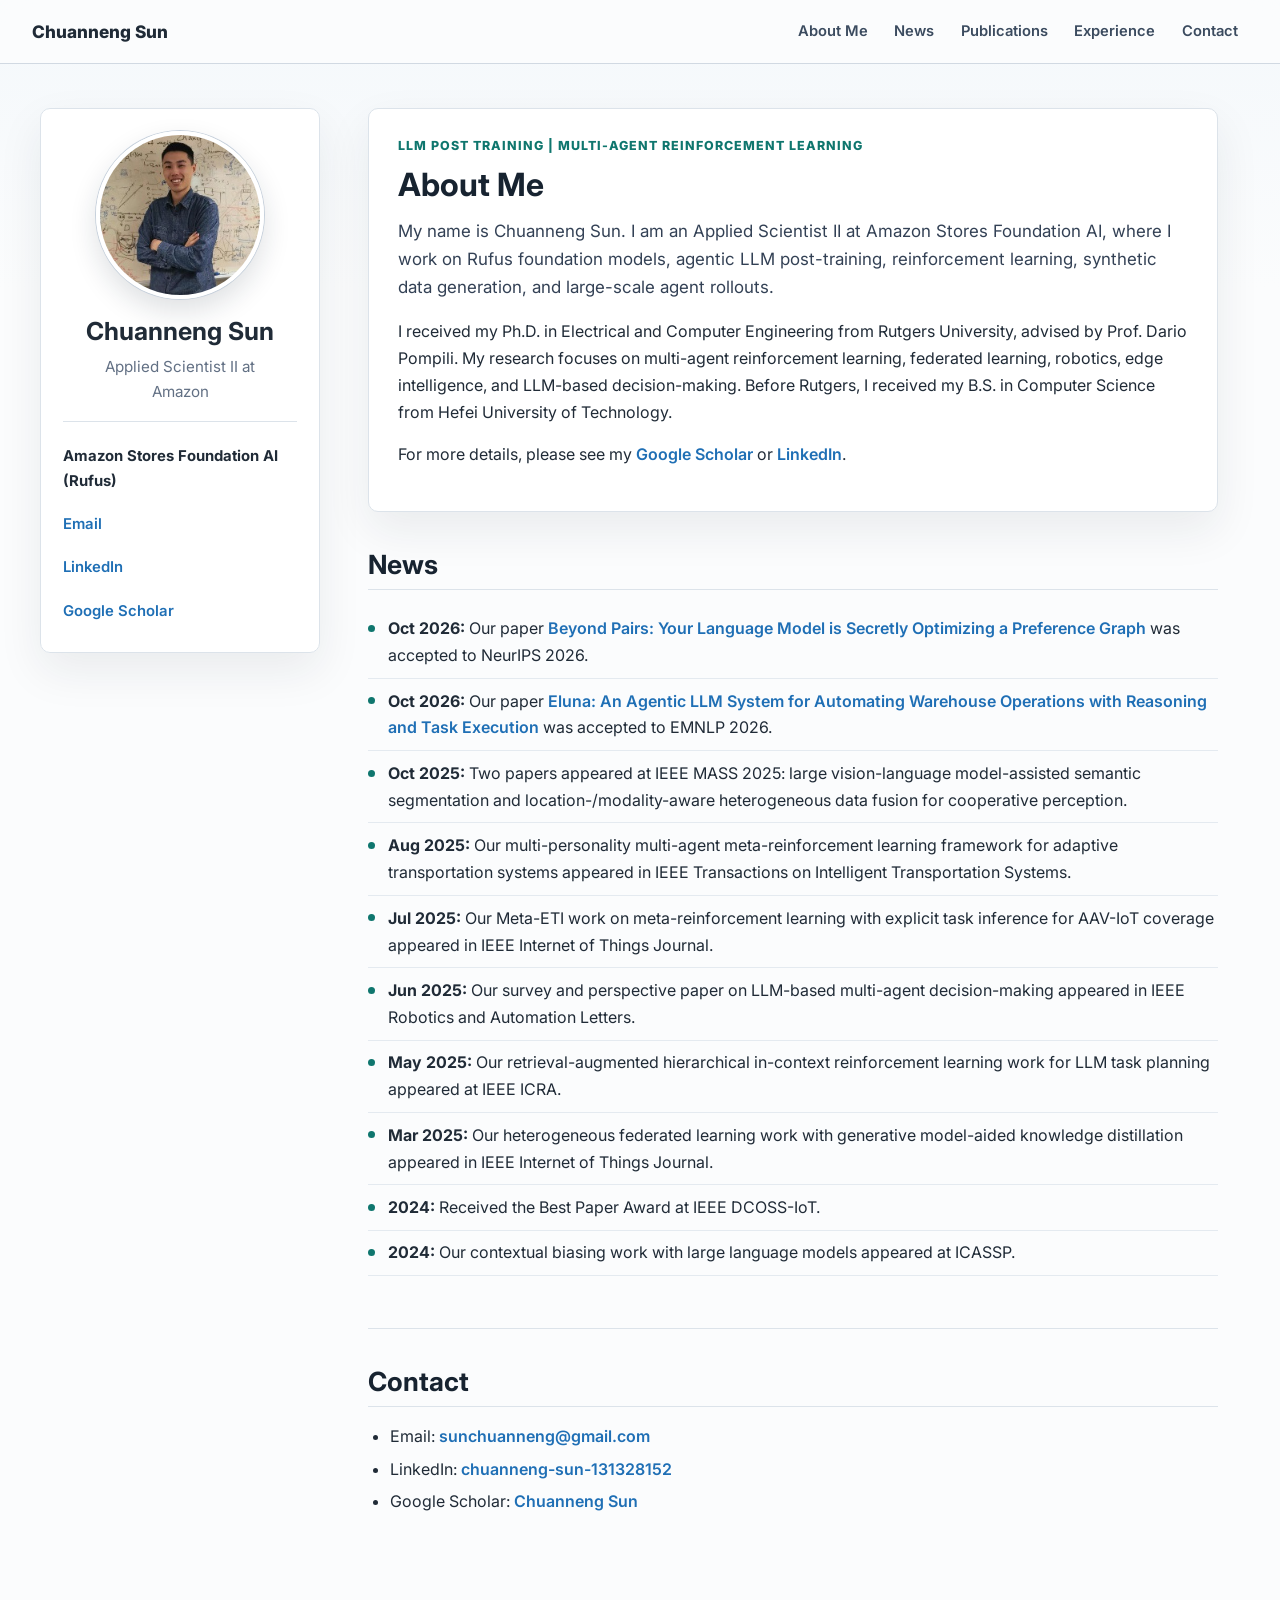
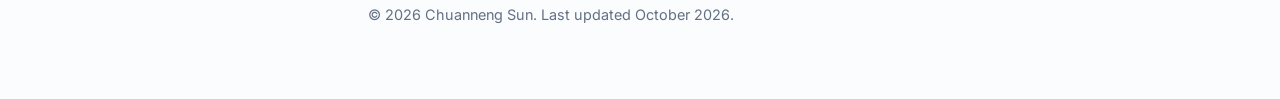
<file: index.html>
<!doctype html>
<html lang="en">
  <head>
    <meta charset="utf-8">
    <meta name="viewport" content="width=device-width, initial-scale=1">
    <meta name="description" content="Chuanneng Sun, Applied Scientist at Amazon working on agentic LLMs, reinforcement learning, federated learning, and robotics.">
    <title>Chuanneng Sun</title>
    <link rel="preconnect" href="https://fonts.googleapis.com">
    <link rel="preconnect" href="https://fonts.gstatic.com" crossorigin>
    <link href="https://fonts.googleapis.com/css2?family=Inter:wght@400;500;600;700;800&display=swap" rel="stylesheet">
    <link rel="stylesheet" href="styles.css">
  </head>
  <body>
    <header class="topbar">
      <a class="site-title" href="#about">Chuanneng Sun</a>
      <nav aria-label="Primary navigation">
        <a href="index.html#about">About Me</a>
        <a href="index.html#news">News</a>
        <a href="publications.html">Publications</a>
        <a href="experience.html">Experience</a>
        <a href="index.html#contact">Contact</a>
      </nav>
    </header>

    <div class="page">
      <aside class="sidebar" aria-label="Profile">
        <img class="avatar" src="assets/chuanneng.jpeg" alt="Chuanneng Sun">
        <h1>Chuanneng Sun</h1>
        <p class="role">Applied Scientist II at Amazon</p>
        <ul class="profile-list">
          <li>Amazon Stores Foundation AI (Rufus)</li>
          <li><a href="mailto:sunchuanneng@gmail.com">Email</a></li>
          <li><a href="https://www.linkedin.com/in/chuanneng-sun-131328152/" target="_blank" rel="noreferrer">LinkedIn</a></li>
          <li><a href="https://scholar.google.com/citations?user=oYbSOikAAAAJ&hl=en&oi=ao" target="_blank" rel="noreferrer">Google Scholar</a></li>
        </ul>
      </aside>

      <main class="content">
        <section class="intro-card" id="about">
          <p class="kicker">LLM Post Training | Multi-Agent Reinforcement Learning</p>
          <h2>About Me</h2>
          <p class="lead">
            My name is Chuanneng Sun. I am an Applied Scientist II at Amazon Stores Foundation AI,
            where I work on Rufus foundation models, agentic LLM post-training, reinforcement learning,
            synthetic data generation, and large-scale agent rollouts.
          </p>
          <p>
            I received my Ph.D. in Electrical and Computer Engineering from Rutgers University,
            advised by Prof. Dario Pompili. My research focuses on multi-agent reinforcement learning,
            federated learning, robotics, edge intelligence, and LLM-based decision-making. Before Rutgers,
            I received my B.S. in Computer Science from Hefei University of Technology.
          </p>
          <p>
            For more details, please see my
            <a href="https://scholar.google.com/citations?user=oYbSOikAAAAJ&hl=en&oi=ao" target="_blank" rel="noreferrer">Google Scholar</a>
            or <a href="https://www.linkedin.com/in/chuanneng-sun-131328152/" target="_blank" rel="noreferrer">LinkedIn</a>.
          </p>
        </section>

        <section id="news">
          <h2>News</h2>
          <ul class="news-list">
            <li><strong>Oct 2026:</strong> Our paper <a href="https://arxiv.org/abs/2605.08037" target="_blank" rel="noreferrer">Beyond Pairs: Your Language Model is Secretly Optimizing a Preference Graph</a> was accepted to NeurIPS 2026.</li>
            <li><strong>Oct 2026:</strong> Our paper <a href="https://arxiv.org/abs/2607.08960" target="_blank" rel="noreferrer">Eluna: An Agentic LLM System for Automating Warehouse Operations with Reasoning and Task Execution</a> was accepted to EMNLP 2026.</li>
            <li><strong>Oct 2025:</strong> Two papers appeared at IEEE MASS 2025: large vision-language model-assisted semantic segmentation and location-/modality-aware heterogeneous data fusion for cooperative perception.</li>
            <li><strong>Aug 2025:</strong> Our multi-personality multi-agent meta-reinforcement learning framework for adaptive transportation systems appeared in IEEE Transactions on Intelligent Transportation Systems.</li>
            <li><strong>Jul 2025:</strong> Our Meta-ETI work on meta-reinforcement learning with explicit task inference for AAV-IoT coverage appeared in IEEE Internet of Things Journal.</li>
            <li><strong>Jun 2025:</strong> Our survey and perspective paper on LLM-based multi-agent decision-making appeared in IEEE Robotics and Automation Letters.</li>
            <li><strong>May 2025:</strong> Our retrieval-augmented hierarchical in-context reinforcement learning work for LLM task planning appeared at IEEE ICRA.</li>
            <li><strong>Mar 2025:</strong> Our heterogeneous federated learning work with generative model-aided knowledge distillation appeared in IEEE Internet of Things Journal.</li>
            <li><strong>2024:</strong> Received the Best Paper Award at IEEE DCOSS-IoT.</li>
            <li><strong>2024:</strong> Our contextual biasing work with large language models appeared at ICASSP.</li>
          </ul>
        </section>

        <section id="contact">
          <h2>Contact</h2>
          <ul>
            <li>Email: <a href="mailto:sunchuanneng@gmail.com">sunchuanneng@gmail.com</a></li>
            <li>LinkedIn: <a href="https://www.linkedin.com/in/chuanneng-sun-131328152/" target="_blank" rel="noreferrer">chuanneng-sun-131328152</a></li>
            <li>Google Scholar: <a href="https://scholar.google.com/citations?user=oYbSOikAAAAJ&hl=en&oi=ao" target="_blank" rel="noreferrer">Chuanneng Sun</a></li>
          </ul>
        </section>

        <footer>
          <p>&copy; <span id="year"></span> Chuanneng Sun. Last updated October 2026.</p>
        </footer>
      </main>
    </div>

    <script src="script.js"></script>
  </body>
</html>
</file>
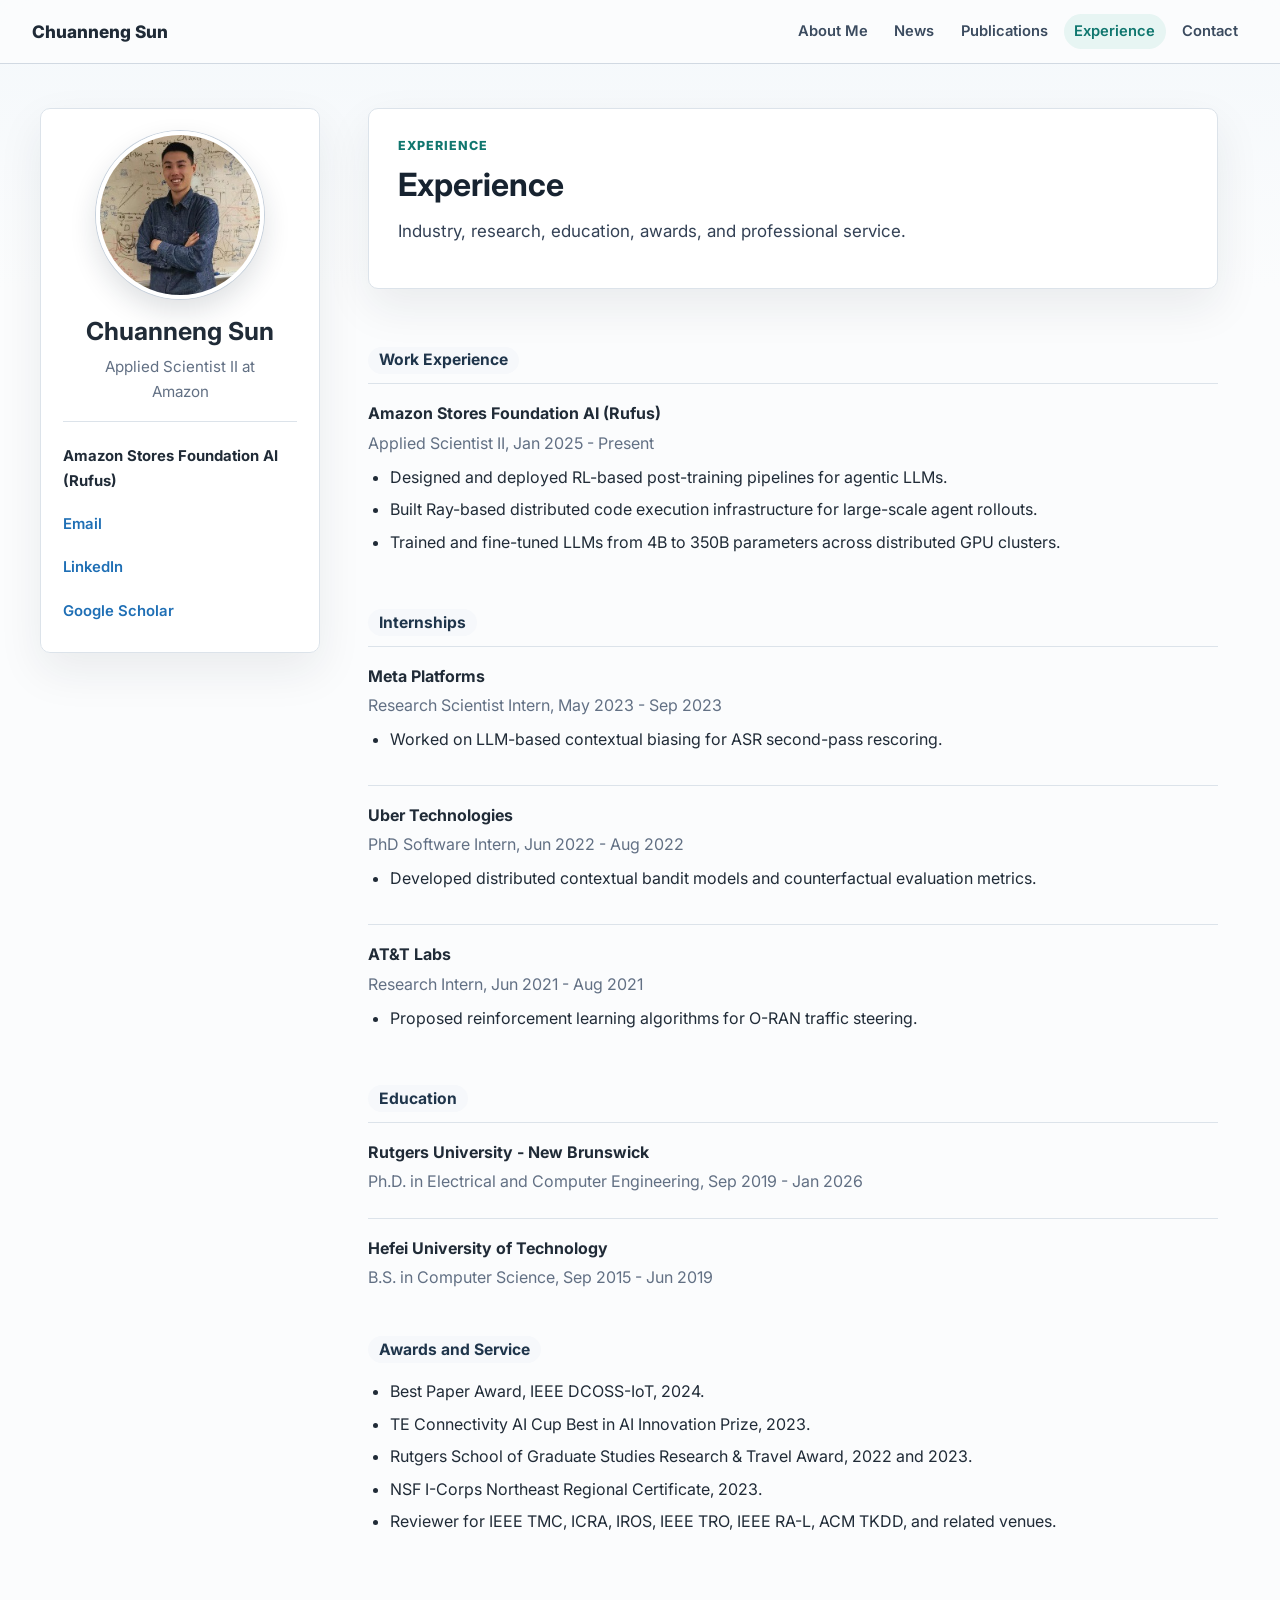
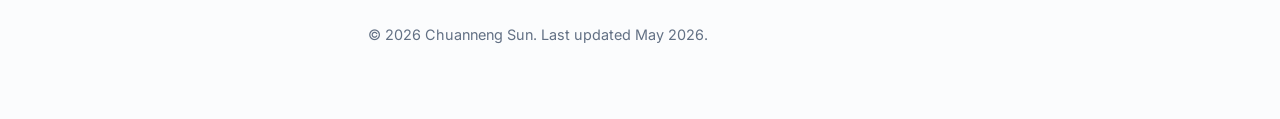
<file: experience.html>
<!doctype html>
<html lang="en">
  <head>
    <meta charset="utf-8">
    <meta name="viewport" content="width=device-width, initial-scale=1">
    <meta name="description" content="Experience and education for Chuanneng Sun.">
    <title>Experience | Chuanneng Sun</title>
    <link rel="preconnect" href="https://fonts.googleapis.com">
    <link rel="preconnect" href="https://fonts.gstatic.com" crossorigin>
    <link href="https://fonts.googleapis.com/css2?family=Inter:wght@400;500;600;700;800&display=swap" rel="stylesheet">
    <link rel="stylesheet" href="styles.css">
  </head>
  <body>
    <header class="topbar">
      <a class="site-title" href="index.html#about">Chuanneng Sun</a>
      <nav aria-label="Primary navigation">
        <a href="index.html#about">About Me</a>
        <a href="index.html#news">News</a>
        <a href="publications.html">Publications</a>
        <a class="active" href="experience.html">Experience</a>
        <a href="index.html#contact">Contact</a>
      </nav>
    </header>

    <div class="page">
      <aside class="sidebar" aria-label="Profile">
        <img class="avatar" src="assets/chuanneng.jpeg" alt="Chuanneng Sun">
        <h1>Chuanneng Sun</h1>
        <p class="role">Applied Scientist II at Amazon</p>
        <ul class="profile-list">
          <li>Amazon Stores Foundation AI (Rufus)</li>
          <li><a href="mailto:sunchuanneng@gmail.com">Email</a></li>
          <li><a href="https://www.linkedin.com/in/chuanneng-sun-131328152/" target="_blank" rel="noreferrer">LinkedIn</a></li>
          <li><a href="https://scholar.google.com/citations?user=oYbSOikAAAAJ&hl=en&oi=ao" target="_blank" rel="noreferrer">Google Scholar</a></li>
        </ul>
      </aside>

      <main class="content">
        <section class="intro-card">
          <p class="kicker">Experience</p>
          <h2>Experience</h2>
          <p class="lead">Industry, research, education, awards, and professional service.</p>
        </section>

        <section>
          <h3 class="subsection-title">Work Experience</h3>
          <div class="entry">
            <div><strong>Amazon Stores Foundation AI (Rufus)</strong></div>
            <p>Applied Scientist II, Jan 2025 - Present</p>
            <ul>
              <li>Designed and deployed RL-based post-training pipelines for agentic LLMs.</li>
              <li>Built Ray-based distributed code execution infrastructure for large-scale agent rollouts.</li>
              <li>Trained and fine-tuned LLMs from 4B to 350B parameters across distributed GPU clusters.</li>
            </ul>
          </div>

          <h3 class="subsection-title">Internships</h3>
          <div class="entry">
            <div><strong>Meta Platforms</strong></div>
            <p>Research Scientist Intern, May 2023 - Sep 2023</p>
            <ul><li>Worked on LLM-based contextual biasing for ASR second-pass rescoring.</li></ul>
          </div>
          <div class="entry">
            <div><strong>Uber Technologies</strong></div>
            <p>PhD Software Intern, Jun 2022 - Aug 2022</p>
            <ul><li>Developed distributed contextual bandit models and counterfactual evaluation metrics.</li></ul>
          </div>
          <div class="entry">
            <div><strong>AT&amp;T Labs</strong></div>
            <p>Research Intern, Jun 2021 - Aug 2021</p>
            <ul><li>Proposed reinforcement learning algorithms for O-RAN traffic steering.</li></ul>
          </div>

          <h3 class="subsection-title">Education</h3>
          <div class="entry">
            <div><strong>Rutgers University - New Brunswick</strong></div>
            <p>Ph.D. in Electrical and Computer Engineering, Sep 2019 - Jan 2026</p>
          </div>
          <div class="entry">
            <div><strong>Hefei University of Technology</strong></div>
            <p>B.S. in Computer Science, Sep 2015 - Jun 2019</p>
          </div>

          <h3 class="subsection-title">Awards and Service</h3>
          <ul>
            <li>Best Paper Award, IEEE DCOSS-IoT, 2024.</li>
            <li>TE Connectivity AI Cup Best in AI Innovation Prize, 2023.</li>
            <li>Rutgers School of Graduate Studies Research &amp; Travel Award, 2022 and 2023.</li>
            <li>NSF I-Corps Northeast Regional Certificate, 2023.</li>
            <li>Reviewer for IEEE TMC, ICRA, IROS, IEEE TRO, IEEE RA-L, ACM TKDD, and related venues.</li>
          </ul>
        </section>

        <footer>
          <p>&copy; <span id="year"></span> Chuanneng Sun. Last updated May 2026.</p>
        </footer>
      </main>
    </div>

    <script src="script.js"></script>
  </body>
</html>
</file>
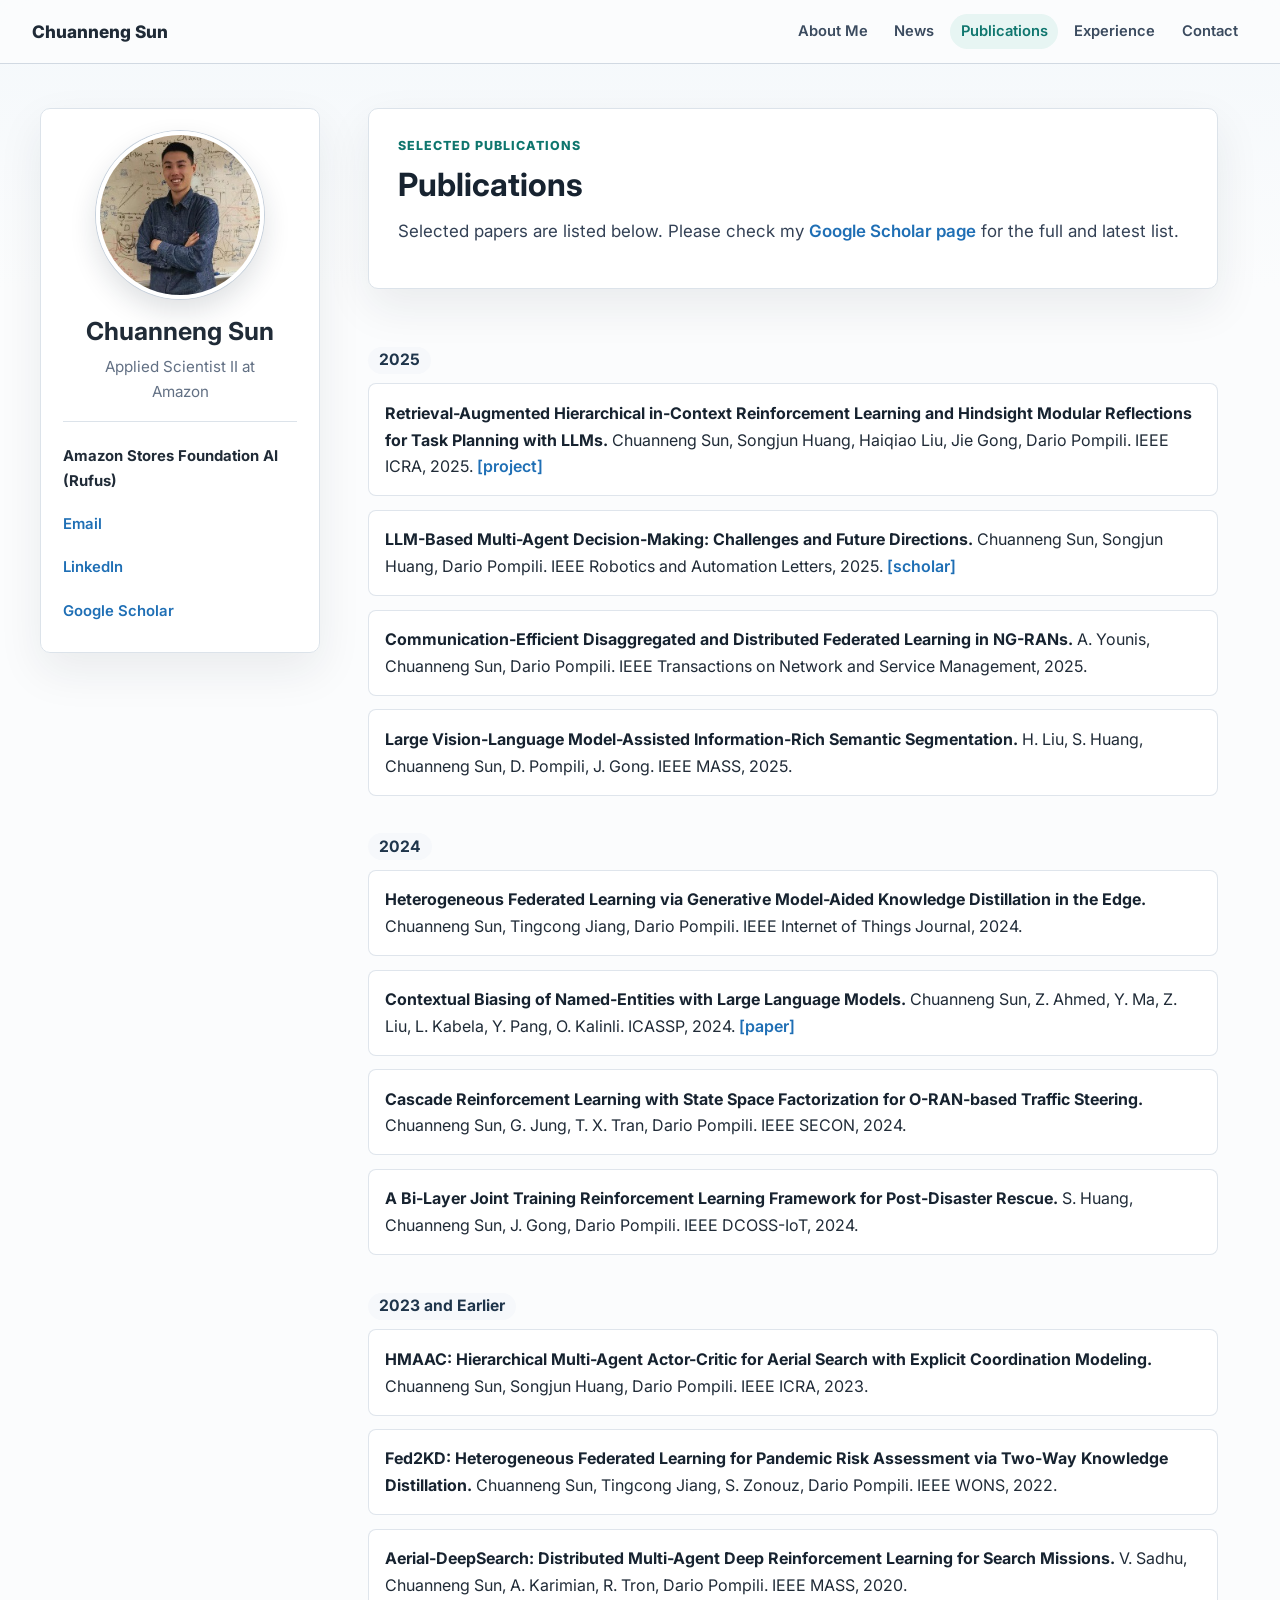
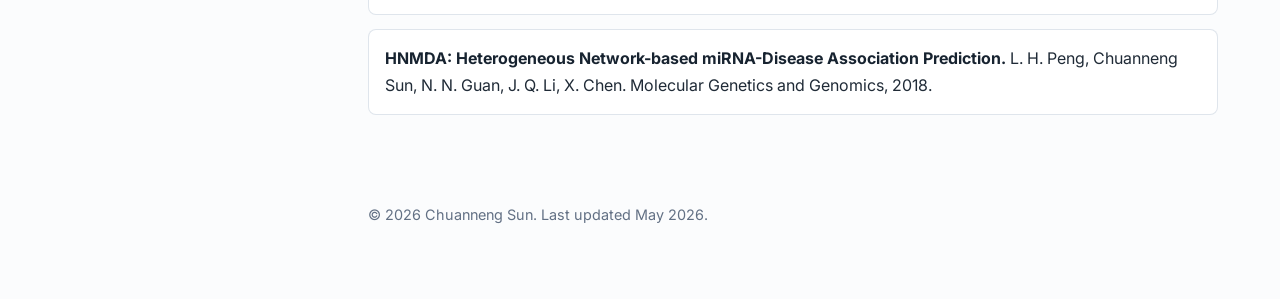
<file: publications.html>
<!doctype html>
<html lang="en">
  <head>
    <meta charset="utf-8">
    <meta name="viewport" content="width=device-width, initial-scale=1">
    <meta name="description" content="Selected publications by Chuanneng Sun.">
    <title>Publications | Chuanneng Sun</title>
    <link rel="preconnect" href="https://fonts.googleapis.com">
    <link rel="preconnect" href="https://fonts.gstatic.com" crossorigin>
    <link href="https://fonts.googleapis.com/css2?family=Inter:wght@400;500;600;700;800&display=swap" rel="stylesheet">
    <link rel="stylesheet" href="styles.css">
  </head>
  <body>
    <header class="topbar">
      <a class="site-title" href="index.html#about">Chuanneng Sun</a>
      <nav aria-label="Primary navigation">
        <a href="index.html#about">About Me</a>
        <a href="index.html#news">News</a>
        <a class="active" href="publications.html">Publications</a>
        <a href="experience.html">Experience</a>
        <a href="index.html#contact">Contact</a>
      </nav>
    </header>

    <div class="page">
      <aside class="sidebar" aria-label="Profile">
        <img class="avatar" src="assets/chuanneng.jpeg" alt="Chuanneng Sun">
        <h1>Chuanneng Sun</h1>
        <p class="role">Applied Scientist II at Amazon</p>
        <ul class="profile-list">
          <li>Amazon Stores Foundation AI (Rufus)</li>
          <li><a href="mailto:sunchuanneng@gmail.com">Email</a></li>
          <li><a href="https://www.linkedin.com/in/chuanneng-sun-131328152/" target="_blank" rel="noreferrer">LinkedIn</a></li>
          <li><a href="https://scholar.google.com/citations?user=oYbSOikAAAAJ&hl=en&oi=ao" target="_blank" rel="noreferrer">Google Scholar</a></li>
        </ul>
      </aside>

      <main class="content">
        <section class="intro-card">
          <p class="kicker">Selected Publications</p>
          <h2>Publications</h2>
          <p class="lead">Selected papers are listed below. Please check my <a href="https://scholar.google.com/citations?user=oYbSOikAAAAJ&hl=en&oi=ao" target="_blank" rel="noreferrer">Google Scholar page</a> for the full and latest list.</p>
        </section>

        <section>
          <h3 class="year-heading">2025</h3>
          <ol reversed class="pub-list">
            <li><strong>Retrieval-Augmented Hierarchical in-Context Reinforcement Learning and Hindsight Modular Reflections for Task Planning with LLMs.</strong> Chuanneng Sun, Songjun Huang, Haiqiao Liu, Jie Gong, Dario Pompili. IEEE ICRA, 2025. <a href="https://www.researchwithrutgers.com/en/publications/retrieval-augmented-hierarchical-in-context-reinforcement-learnin/" target="_blank" rel="noreferrer">[project]</a></li>
            <li><strong>LLM-Based Multi-Agent Decision-Making: Challenges and Future Directions.</strong> Chuanneng Sun, Songjun Huang, Dario Pompili. IEEE Robotics and Automation Letters, 2025. <a href="https://scholar.google.com/citations?user=oYbSOikAAAAJ&hl=en&oi=ao" target="_blank" rel="noreferrer">[scholar]</a></li>
            <li><strong>Communication-Efficient Disaggregated and Distributed Federated Learning in NG-RANs.</strong> A. Younis, Chuanneng Sun, Dario Pompili. IEEE Transactions on Network and Service Management, 2025.</li>
            <li><strong>Large Vision-Language Model-Assisted Information-Rich Semantic Segmentation.</strong> H. Liu, S. Huang, Chuanneng Sun, D. Pompili, J. Gong. IEEE MASS, 2025.</li>
          </ol>

          <h3 class="year-heading">2024</h3>
          <ol reversed class="pub-list">
            <li><strong>Heterogeneous Federated Learning via Generative Model-Aided Knowledge Distillation in the Edge.</strong> Chuanneng Sun, Tingcong Jiang, Dario Pompili. IEEE Internet of Things Journal, 2024.</li>
            <li><strong>Contextual Biasing of Named-Entities with Large Language Models.</strong> Chuanneng Sun, Z. Ahmed, Y. Ma, Z. Liu, L. Kabela, Y. Pang, O. Kalinli. ICASSP, 2024. <a href="https://ieeexplore.ieee.org/abstract/document/10445918" target="_blank" rel="noreferrer">[paper]</a></li>
            <li><strong>Cascade Reinforcement Learning with State Space Factorization for O-RAN-based Traffic Steering.</strong> Chuanneng Sun, G. Jung, T. X. Tran, Dario Pompili. IEEE SECON, 2024.</li>
            <li><strong>A Bi-Layer Joint Training Reinforcement Learning Framework for Post-Disaster Rescue.</strong> S. Huang, Chuanneng Sun, J. Gong, Dario Pompili. IEEE DCOSS-IoT, 2024.</li>
          </ol>

          <h3 class="year-heading">2023 and Earlier</h3>
          <ol reversed class="pub-list">
            <li><strong>HMAAC: Hierarchical Multi-Agent Actor-Critic for Aerial Search with Explicit Coordination Modeling.</strong> Chuanneng Sun, Songjun Huang, Dario Pompili. IEEE ICRA, 2023.</li>
            <li><strong>Fed2KD: Heterogeneous Federated Learning for Pandemic Risk Assessment via Two-Way Knowledge Distillation.</strong> Chuanneng Sun, Tingcong Jiang, S. Zonouz, Dario Pompili. IEEE WONS, 2022.</li>
            <li><strong>Aerial-DeepSearch: Distributed Multi-Agent Deep Reinforcement Learning for Search Missions.</strong> V. Sadhu, Chuanneng Sun, A. Karimian, R. Tron, Dario Pompili. IEEE MASS, 2020.</li>
            <li><strong>HNMDA: Heterogeneous Network-based miRNA-Disease Association Prediction.</strong> L. H. Peng, Chuanneng Sun, N. N. Guan, J. Q. Li, X. Chen. Molecular Genetics and Genomics, 2018.</li>
          </ol>
        </section>

        <footer>
          <p>&copy; <span id="year"></span> Chuanneng Sun. Last updated May 2026.</p>
        </footer>
      </main>
    </div>

    <script src="script.js"></script>
  </body>
</html>
</file>
<file: styles.css>
:root {
  --bg: #fbfcfd;
  --paper: #ffffff;
  --paper-soft: #f6f8fb;
  --text: #202b37;
  --muted: #627084;
  --line: #dce3ea;
  --line-strong: #c7d1dc;
  --link: #1f6fb5;
  --link-hover: #164d80;
  --accent: #0f766e;
  --accent-soft: #e7f5f3;
  --shadow: 0 18px 45px rgba(20, 35, 52, 0.08);
}

* {
  box-sizing: border-box;
}

html {
  scroll-behavior: smooth;
}

body {
  margin: 0;
  background:
    linear-gradient(180deg, #f4f8fb 0, #fbfcfd 18rem),
    var(--bg);
  color: var(--text);
  font-family: Inter, -apple-system, BlinkMacSystemFont, "Segoe UI", sans-serif;
  font-size: 16px;
  line-height: 1.68;
}

a {
  color: var(--link);
  font-weight: 600;
  text-decoration: none;
  text-underline-offset: 0.18em;
}

a:hover {
  color: var(--link-hover);
  text-decoration: underline;
}

.topbar {
  position: sticky;
  top: 0;
  z-index: 10;
  display: flex;
  align-items: center;
  justify-content: space-between;
  gap: 1.5rem;
  min-height: 4rem;
  padding: 0 2rem;
  border-bottom: 1px solid rgba(199, 209, 220, 0.8);
  background: rgba(251, 252, 253, 0.92);
  backdrop-filter: blur(16px);
}

.site-title {
  color: var(--text);
  font-size: 1.08rem;
  font-weight: 800;
}

.topbar nav {
  display: flex;
  flex-wrap: wrap;
  gap: 0.35rem;
  font-size: 0.92rem;
}

.topbar nav a {
  border-radius: 999px;
  color: #3b4b5f;
  padding: 0.35rem 0.65rem;
}

.topbar nav a:hover,
.topbar nav a.active {
  background: var(--accent-soft);
  color: var(--accent);
  text-decoration: none;
}

.page {
  display: grid;
  grid-template-columns: 280px minmax(0, 850px);
  gap: 3rem;
  width: min(1200px, calc(100% - 3rem));
  margin: 0 auto;
  padding: 2.75rem 0 4.5rem;
}

.sidebar {
  position: sticky;
  top: 5.75rem;
  align-self: start;
  padding: 1.4rem;
  border: 1px solid var(--line);
  border-radius: 10px;
  background: rgba(255, 255, 255, 0.92);
  box-shadow: var(--shadow);
}

.avatar {
  display: block;
  width: 168px;
  height: 168px;
  margin: 0 auto 1.1rem;
  border: 4px solid #ffffff;
  border-radius: 50%;
  box-shadow: 0 0 0 1px var(--line-strong), 0 12px 28px rgba(20, 35, 52, 0.14);
  object-fit: cover;
}

.sidebar h1 {
  margin: 0;
  color: var(--text);
  font-size: 1.55rem;
  line-height: 1.2;
  text-align: center;
}

.role {
  margin: 0.45rem auto 1rem;
  max-width: 13rem;
  color: var(--muted);
  font-size: 0.95rem;
  text-align: center;
}

.profile-list {
  display: grid;
  gap: 0.45rem;
  margin: 0;
  padding: 1rem 0 0;
  border-top: 1px solid var(--line);
  color: var(--muted);
  font-size: 0.93rem;
  list-style: none;
}

.profile-list li:first-child {
  color: var(--text);
  font-weight: 700;
}

.profile-list a {
  display: inline-flex;
  align-items: center;
}

.content {
  min-width: 0;
}

section {
  padding: 0 0 2.25rem;
  margin: 0 0 2.25rem;
  border-bottom: 1px solid var(--line);
}

.intro-card {
  padding: 1.7rem 1.8rem;
  border: 1px solid var(--line);
  border-radius: 10px;
  background: var(--paper);
  box-shadow: var(--shadow);
}

section:last-of-type {
  border-bottom: 0;
}

.kicker {
  margin: 0 0 0.5rem;
  color: var(--accent);
  font-size: 0.78rem;
  font-weight: 800;
  letter-spacing: 0.08em;
  text-transform: uppercase;
}

h2,
h3 {
  line-height: 1.28;
}

h2 {
  margin: 0 0 1rem;
  padding-bottom: 0.45rem;
  border-bottom: 1px solid var(--line);
  color: #172330;
  font-size: 1.65rem;
}

.intro-card h2 {
  border-bottom: 0;
  margin-bottom: 0.65rem;
  padding-bottom: 0;
  font-size: 2rem;
}

h3 {
  margin: 1.35rem 0 0.6rem;
  color: #2d3b4c;
  font-size: 1.08rem;
}

.lead {
  color: #334155;
  font-size: 1.06rem;
}

p {
  margin: 0 0 1rem;
}

ul,
ol {
  margin-top: 0;
  padding-left: 1.35rem;
}

li {
  margin: 0.35rem 0;
}

.quick-links {
  display: flex;
  flex-wrap: wrap;
  gap: 0.55rem;
  margin: 1.15rem 0 0;
}

.quick-links a {
  border: 1px solid var(--line-strong);
  border-radius: 999px;
  background: var(--paper-soft);
  padding: 0.38rem 0.7rem;
}

.quick-links a:hover {
  border-color: color-mix(in srgb, var(--accent) 40%, var(--line-strong));
  background: var(--accent-soft);
  color: var(--accent);
  text-decoration: none;
}

.news-list {
  list-style: none;
  padding-left: 0;
}

.news-list li {
  position: relative;
  margin: 0;
  padding: 0.55rem 0 0.55rem 1.25rem;
  border-bottom: 1px solid rgba(220, 227, 234, 0.72);
}

.news-list li::before {
  position: absolute;
  top: 1.15rem;
  left: 0;
  width: 0.45rem;
  height: 0.45rem;
  border-radius: 999px;
  background: var(--accent);
  content: "";
}

.note {
  color: var(--muted);
}

.year-heading,
.subsection-title {
  display: inline-flex;
  align-items: center;
  border-radius: 999px;
  background: var(--paper-soft);
  color: #1f354b;
  padding: 0.22rem 0.7rem;
  font-size: 0.98rem;
}

.pub-list {
  display: grid;
  gap: 0.85rem;
  padding-left: 0;
  list-style: none;
}

.pub-list li {
  margin: 0;
  padding: 0.95rem 1rem;
  border: 1px solid rgba(220, 227, 234, 0.9);
  border-radius: 8px;
  background: var(--paper);
}

.pub-list strong {
  color: #172330;
}

.entry {
  padding: 1rem 0;
  border-top: 1px solid var(--line);
}

.entry > div {
  display: flex;
  align-items: baseline;
  justify-content: space-between;
  gap: 1rem;
}

.entry span,
.entry p {
  color: var(--muted);
}

.entry p {
  margin: 0.15rem 0 0.45rem;
}

footer {
  color: var(--muted);
  font-size: 0.9rem;
}

footer p {
  margin: 0;
}

@media (max-width: 900px) {
  .topbar {
    align-items: flex-start;
    flex-direction: column;
    padding: 0.8rem 1rem;
  }

  .page {
    grid-template-columns: 1fr;
    gap: 1.5rem;
    width: min(100% - 2rem, 860px);
    padding-top: 1.5rem;
  }

  .sidebar {
    position: static;
  }

  .avatar {
    width: 128px;
    height: 128px;
  }

  .entry > div {
    align-items: flex-start;
    flex-direction: column;
    gap: 0.1rem;
  }

}

@media (max-width: 560px) {
  body {
    font-size: 15px;
  }

  .topbar nav {
    gap: 0.25rem;
  }

  .page {
    width: min(100% - 1rem, 860px);
  }

  .intro-card {
    padding: 1.2rem;
  }

  .intro-card h2 {
    font-size: 1.65rem;
  }

  h2 {
    font-size: 1.35rem;
  }
}
</file>
